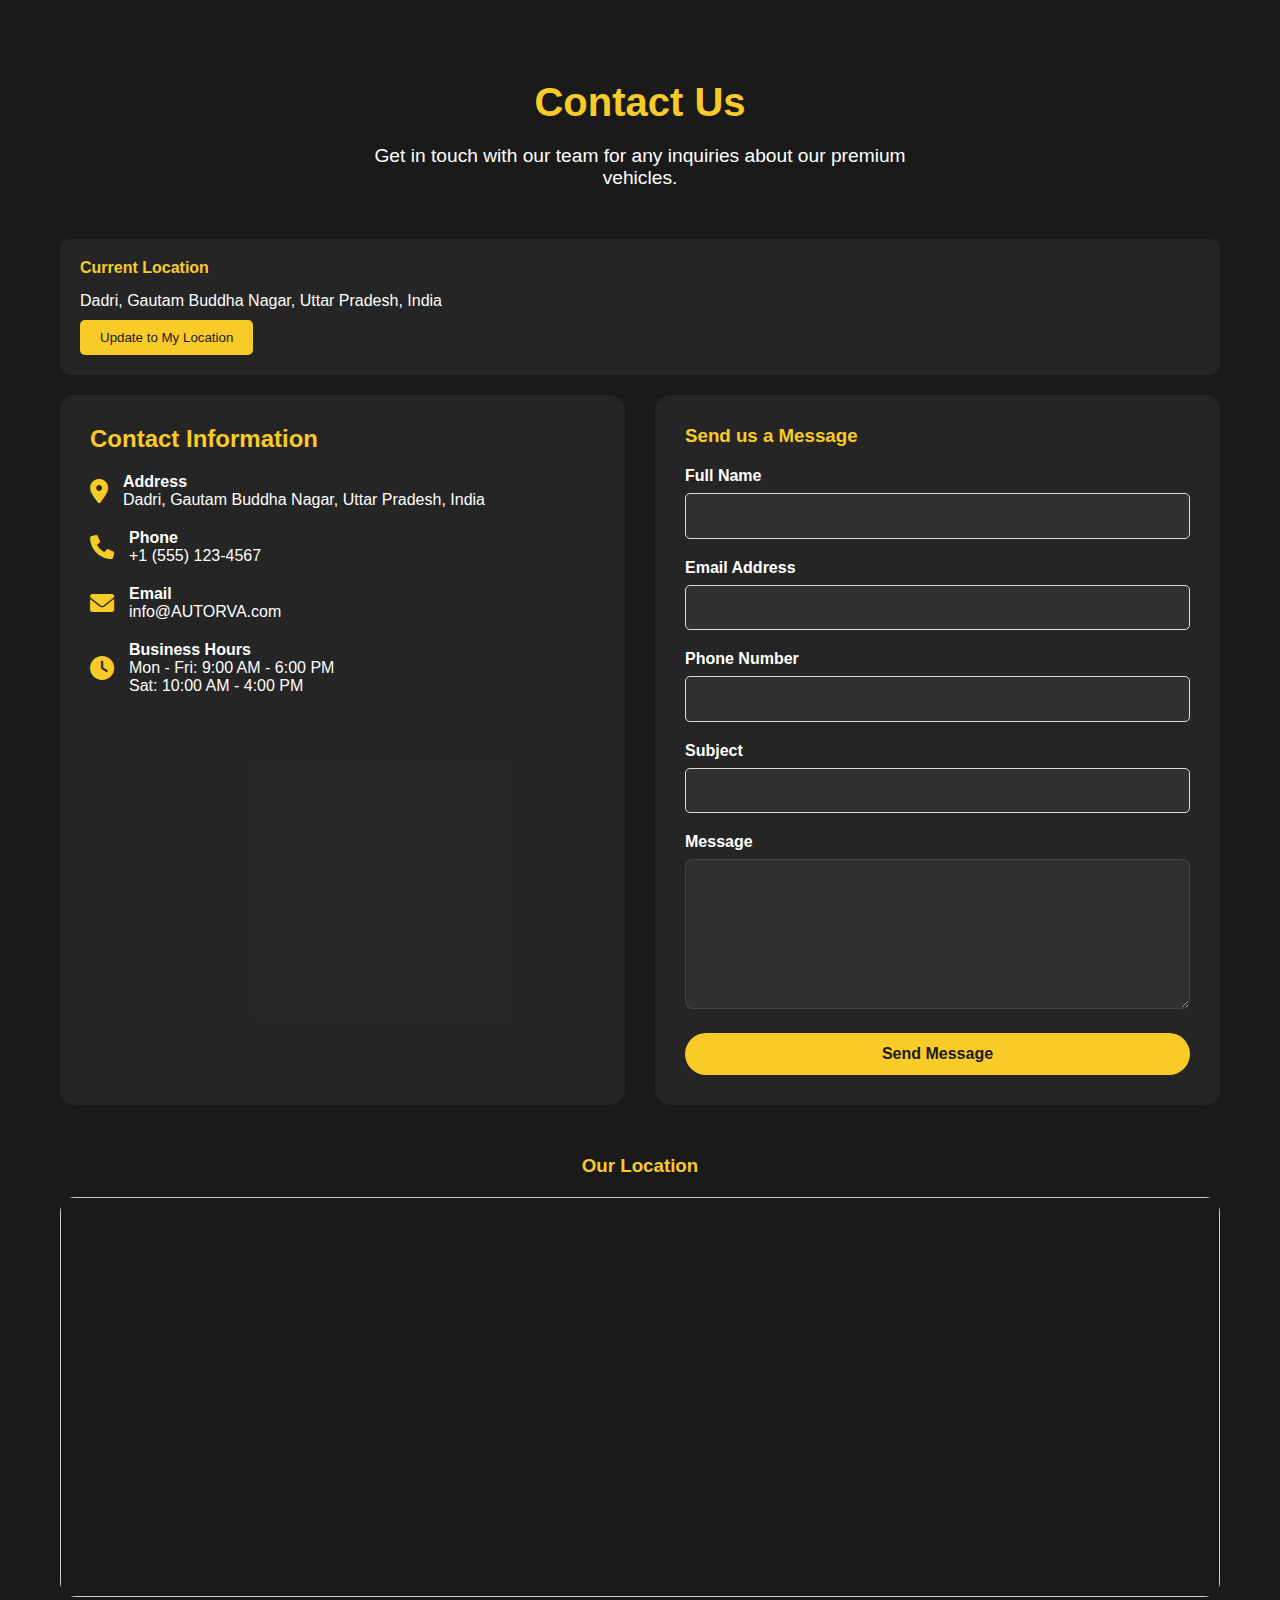
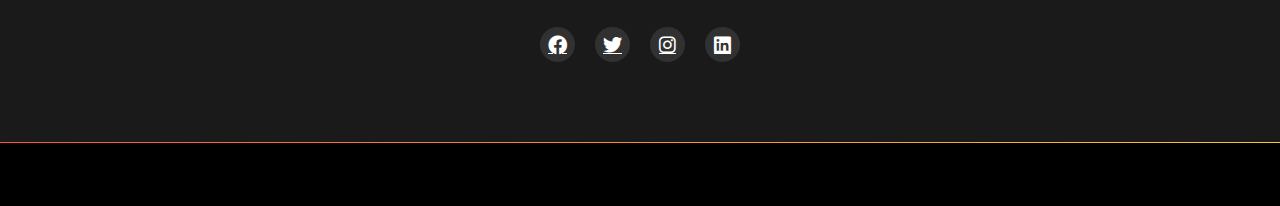
<file: contact.html>
<!DOCTYPE html>
<html lang="en">
<head>
    <meta charset="UTF-8">
    <meta name="viewport" content="width=device-width, initial-scale=1.0">
    <title>Contact Us - AUTORVA</title>
    <link rel="stylesheet" href="https://cdnjs.cloudflare.com/ajax/libs/font-awesome/6.0.0/css/all.min.css">
    <link rel="stylesheet" href="style.css">
    <script src="config.js"></script>
    <style>
        .contact-section {
            padding: 80px 0;
            background: #1a1a1a;
            min-height: 100vh;
        }

        .contact-container {
            max-width: 1200px;
            margin: 0 auto;
            padding: 0 20px;
        }

        .contact-header {
            text-align: center;
            margin-bottom: 50px;
        }

        .contact-header h2 {
            font-size: 2.5rem;
            color: #f9cb28;
            margin-bottom: 20px;
        }

        .contact-header p {
            color: #fff;
            font-size: 1.2rem;
            max-width: 600px;
            margin: 0 auto;
        }

        .contact-grid {
            display: grid;
            grid-template-columns: repeat(auto-fit, minmax(300px, 1fr));
            gap: 30px;
            margin-bottom: 50px;
        }

        .contact-info {
            background: rgba(255, 255, 255, 0.05);
            padding: 30px;
            border-radius: 15px;
        }

        .contact-info h3 {
            color: #f9cb28;
            margin-bottom: 20px;
            font-size: 1.5rem;
        }

        .info-item {
            display: flex;
            align-items: center;
            gap: 15px;
            margin-bottom: 20px;
            color: #fff;
        }

        .info-item i {
            font-size: 1.5rem;
            color: #f9cb28;
        }

        .contact-form {
            background: rgba(255, 255, 255, 0.05);
            padding: 30px;
            border-radius: 15px;
        }

        .form-group {
            margin-bottom: 20px;
        }

        .form-group label {
            display: block;
            color: #fff;
            margin-bottom: 8px;
        }

        .form-group input,
        .form-group textarea {
            width: 100%;
            padding: 12px;
            background: rgba(255, 255, 255, 0.05);
            border: 1px solid rgba(255, 255, 255, 0.1);
            border-radius: 8px;
            color: #fff;
            font-size: 1rem;
        }

        .form-group textarea {
            height: 150px;
            resize: vertical;
        }

        .submit-btn {
            background: #f9cb28;
            color: #1a1a1a;
            padding: 12px 30px;
            border: none;
            border-radius: 25px;
            font-size: 1rem;
            font-weight: bold;
            cursor: pointer;
            transition: all 0.3s ease;
        }

        .submit-btn:hover {
            background: #e6b800;
            transform: translateY(-2px);
        }

        .map-section {
            margin-top: 50px;
        }

        .map-container {
            height: 400px;
            border-radius: 15px;
            overflow: hidden;
        }

        .map-container iframe {
            width: 100%;
            height: 100%;
            border: none;
        }

        .social-links {
            display: flex;
            gap: 20px;
            margin-top: 30px;
            justify-content: center;
        }

        .social-link {
            color: #fff;
            font-size: 1.5rem;
            transition: color 0.3s ease;
        }

        .social-link:hover {
            color: #f9cb28;
        }

        @media (max-width: 768px) {
            .contact-header h2 {
                font-size: 2rem;
            }

            .contact-grid {
                grid-template-columns: 1fr;
            }

            .map-container {
                height: 300px;
            }
        }

        .location-update {
            background: rgba(255, 255, 255, 0.05);
            padding: 20px;
            border-radius: 10px;
            margin-bottom: 20px;
        }

        .location-update h4 {
            color: #f9cb28;
            margin-bottom: 15px;
        }

        .location-update p {
            color: #fff;
            margin-bottom: 10px;
        }

        .update-location-btn {
            background: #f9cb28;
            color: #1a1a1a;
            padding: 10px 20px;
            border: none;
            border-radius: 5px;
            cursor: pointer;
            transition: all 0.3s ease;
        }

        .update-location-btn:hover {
            background: #e6b800;
            transform: translateY(-2px);
        }
    </style>
</head>
<body>
    <!-- Include your header here -->
    <header class="header">
        <!-- Copy your existing header code here -->
    </header>

    <section class="contact-section">
        <div class="contact-container">
            <div class="contact-header">
                <h2>Contact Us</h2>
                <p>Get in touch with our team for any inquiries about our premium vehicles.</p>
            </div>

            <div class="location-update">
                <h4>Current Location</h4>
                <p class="location-address">Loading address...</p>
                <button class="update-location-btn" onclick="getCurrentLocation()">Update to My Location</button>
            </div>

            <div class="contact-grid">
                <div class="contact-info">
                    <h3>Contact Information</h3>
                    <div class="info-item">
                        <i class="fas fa-map-marker-alt"></i>
                        <div>
                            <h4>Address</h4>
                            <p class="location-address">Loading address...</p>
                        </div>
                    </div>
                    <div class="info-item">
                        <i class="fas fa-phone"></i>
                        <div>
                            <h4>Phone</h4>
                            <p>+1 (555) 123-4567</p>
                        </div>
                    </div>
                    <div class="info-item">
                        <i class="fas fa-envelope"></i>
                        <div>
                            <h4>Email</h4>
                            <p>info@AUTORVA.com</p>
                        </div>
                    </div>
                    <div class="info-item">
                        <i class="fas fa-clock"></i>
                        <div>
                            <h4>Business Hours</h4>
                            <p>Mon - Fri: 9:00 AM - 6:00 PM</p>
                            <p>Sat: 10:00 AM - 4:00 PM</p>
                        </div>
                    </div>
                </div>

                <div class="contact-form">
                    <h3 style="color: #f9cb28; margin-bottom: 20px;">Send us a Message</h3>
                    <form id="contactForm">
                        <div class="form-group">
                            <label for="name">Full Name</label>
                            <input type="text" id="name" name="name" required>
                        </div>
                        <div class="form-group">
                            <label for="email">Email Address</label>
                            <input type="email" id="email" name="email" required>
                        </div>
                        <div class="form-group">
                            <label for="phone">Phone Number</label>
                            <input type="tel" id="phone" name="phone">
                        </div>
                        <div class="form-group">
                            <label for="subject">Subject</label>
                            <input type="text" id="subject" name="subject" required>
                        </div>
                        <div class="form-group">
                            <label for="message">Message</label>
                            <textarea id="message" name="message" required></textarea>
                        </div>
                        <button type="submit" class="submit-btn">Send Message</button>
                    </form>
                </div>
            </div>

            <div class="map-section">
                <h3 style="color: #f9cb28; margin-bottom: 20px; text-align: center;">Our Location</h3>
                <div class="map-container location-map">
                    <iframe 
                        width="100%" 
                        height="400" 
                        frameborder="0" 
                        scrolling="no" 
                        marginheight="0" 
                        marginwidth="0" 
                        src=""
                        style="border: 1px solid #ccc">
                    </iframe>
                </div>
            </div>

            <div class="social-links">
                <a href="#" class="social-link"><i class="fab fa-facebook"></i></a>
                <a href="#" class="social-link"><i class="fab fa-twitter"></i></a>
                <a href="#" class="social-link"><i class="fab fa-instagram"></i></a>
                <a href="#" class="social-link"><i class="fab fa-linkedin"></i></a>
            </div>
        </div>
    </section>

    <!-- Include your footer here -->
    <footer class="footer">
        <!-- Copy your existing footer code here -->
    </footer>

    <script>
        // Function to get current location
        function getCurrentLocation() {
            if (navigator.geolocation) {
                navigator.geolocation.getCurrentPosition(
                    position => {
                        const lat = position.coords.latitude;
                        const lng = position.coords.longitude;
                        
                        // Get address from coordinates using reverse geocoding
                        fetch(`https://nominatim.openstreetmap.org/reverse?format=json&lat=${lat}&lon=${lng}`)
                            .then(response => response.json())
                            .then(data => {
                                const address = data.display_name;
                                updateLocation(lat, lng, address);
                            })
                            .catch(error => {
                                console.error('Error getting address:', error);
                                alert('Error getting address. Please try again.');
                            });
                    },
                    error => {
                        console.error('Error getting location:', error);
                        alert('Error getting location. Please make sure location services are enabled.');
                    }
                );
            } else {
                alert('Geolocation is not supported by your browser.');
            }
        }

        // Initialize location on page load
        document.addEventListener('DOMContentLoaded', () => {
            updateLocationElements();
        });

        document.addEventListener('DOMContentLoaded', function() {
            const contactForm = document.getElementById('contactForm');

            contactForm.addEventListener('submit', function(e) {
                e.preventDefault();
                
                // Get form data
                const formData = new FormData(this);
                const data = Object.fromEntries(formData);

                // Here you would typically send the data to your server
                console.log('Form submitted:', data);

                // Show success message
                alert('Thank you for your message! We will get back to you soon.');
                this.reset();
            });
        });
    </script>
</body>
</html>
</file>
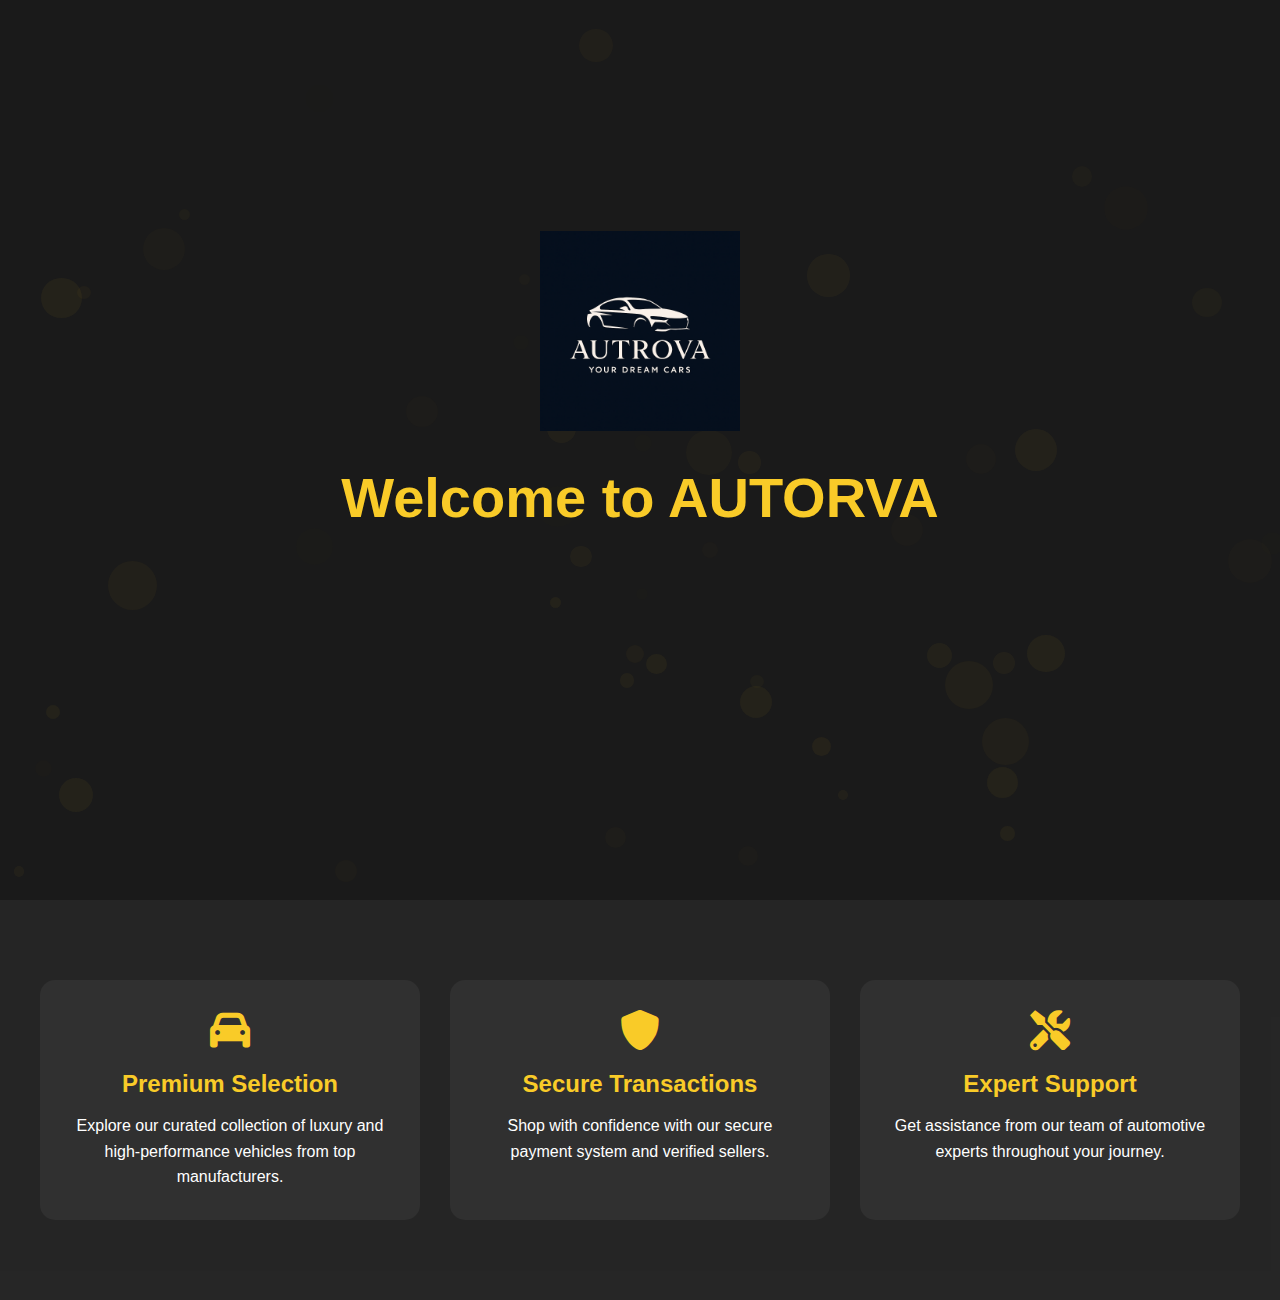
<file: landing.html>
<!DOCTYPE html>
<head>
    <meta charset="UTF-8">
    <meta name="viewport" content="width=device-width, initial-scale=1.0">
    <title>Welcome to AUTORVA - Premium Car Marketplace</title>
    <link rel="stylesheet" href="https://cdnjs.cloudflare.com/ajax/libs/font-awesome/6.0.0/css/all.min.css">
    <style>
        * {
            margin: 0;
            padding: 0;
            box-sizing: border-box;
            font-family: 'Arial', sans-serif;
        }

        body {
            background: #1a1a1a;
            color: #fff;
            overflow-x: hidden;
        }

        .landing-container {
            min-height: 100vh;
            display: flex; 
            flex-direction: column;
        }

        .hero-section {
            height: 100vh;
            display: flex;
            align-items: center;
            justify-content: center;
            position: relative;
            overflow: hidden;
        }

        .hero-content {
            text-align: center;
            z-index: 2;
            padding: 20px;
            max-width: 800px;
        }

        .logo {
            width: 200px;
            margin-bottom: 30px;
            animation: fadeInDown 1s ease;
        }

        .hero-title {
            font-size: 3.5rem;
            margin-bottom: 20px;
            color: #f9cb28;
            animation: fadeInUp 1s ease;
        }

        .hero-subtitle {
            font-size: 1.5rem;
            margin-bottom: 40px;
            color: #fff;
            animation: fadeInUp 1s ease 0.3s;
            opacity: 0;
            animation-fill-mode: forwards;
        }

        .enter-btn {
            display: inline-block;
            padding: 15px 40px;
            background: #f9cb28;
            color: #1a1a1a;
            text-decoration: none;
            border-radius: 30px;
            font-size: 1.2rem;
            font-weight: bold;
            transition: transform 0.3s ease, box-shadow 0.3s ease;
            animation: fadeInUp 1s ease 0.6s;
            opacity: 0;
            animation-fill-mode: forwards;
        }

        .enter-btn:hover {
            transform: translateY(-5px);
            box-shadow: 0 10px 20px rgba(249, 203, 40, 0.3);
        }

        .features-section {
            padding: 80px 20px;
            background: rgba(255, 255, 255, 0.05);
        }

        .features-grid {
            display: grid;
            grid-template-columns: repeat(auto-fit, minmax(250px, 1fr));
            gap: 30px;
            max-width: 1200px;
            margin: 0 auto;
        }

        .feature-card {
            background: rgba(255, 255, 255, 0.05);
            padding: 30px;
            border-radius: 15px;
            text-align: center;
            transition: transform 0.3s ease;
        }

        .feature-card:hover {
            transform: translateY(-10px);
        }

        .feature-icon {
            font-size: 2.5rem;
            color: #f9cb28;
            margin-bottom: 20px;
        }

        .feature-title {
            font-size: 1.5rem;
            margin-bottom: 15px;
            color: #f9cb28;
        }

        .feature-description {
            color: #fff;
            line-height: 1.6;
        }

        .background-animation {
            position: absolute;
            top: 0;
            left: 0;
            width: 100%;
            height: 100%;
            z-index: 1;
        }

        .particle {
            position: absolute;
            background: rgba(249, 203, 40, 0.1);
            border-radius: 50%;
            pointer-events: none;
        }

        @keyframes fadeInDown {
            from {
                opacity: 0;
                transform: translateY(-30px);
            }
            to {
                opacity: 1;
                transform: translateY(0);
            }
        }

        @keyframes fadeInUp {
            from {
                opacity: 0;
                transform: translateY(30px);
            }
            to {
                opacity: 1;
                transform: translateY(0);
            }
        }

        @media (max-width: 768px) {
            .hero-title {
                font-size: 2.5rem;
            }

            .hero-subtitle {
                font-size: 1.2rem;
            }

            .logo {
                width: 150px;
            }
        }
    </style>
</head>
<body>
    <div class="landing-container">
        <section class="hero-section">
            <div class="background-animation" id="particles"></div>
            <div class="hero-content">
                <img src="AUTORVA 2.png" alt="AUTORVA Logo" class="logo">
                <h1 class="hero-title">Welcome to AUTORVA</h1>
                <p class="hero-subtitle">Your Premium Destination for Luxury and High-Performance Vehicles</p>
                <a href="index.html" class="enter-btn">Enter Website</a>
            </div>
        </section>

        <section class="features-section">
            <div class="features-grid">
                <div class="feature-card">
                    <i class="fas fa-car feature-icon"></i>
                    <h3 class="feature-title">Premium Selection</h3>
                    <p class="feature-description">Explore our curated collection of luxury and high-performance vehicles from top manufacturers.</p>
                </div>
                <div class="feature-card">
                    <i class="fas fa-shield-alt feature-icon"></i>
                    <h3 class="feature-title">Secure Transactions</h3>
                    <p class="feature-description">Shop with confidence with our secure payment system and verified sellers.</p>
                </div>
                <div class="feature-card">
                    <i class="fas fa-tools feature-icon"></i>
                    <h3 class="feature-title">Expert Support</h3>
                    <p class="feature-description">Get assistance from our team of automotive experts throughout your journey.</p>
                </div>
            </div>
        </section>
    </div>

    <script>
        // Particle animation
        function createParticles() {
            const container = document.getElementById('particles');
            const particleCount = 50;

            for (let i = 0; i < particleCount; i++) {
                const particle = document.createElement('div');
                particle.className = 'particle';
                
                // Random size between 10 and 50 pixels
                const size = Math.random() * 40 + 10;
                particle.style.width = `${size}px`;
                particle.style.height = `${size}px`;
                
                // Random position
                particle.style.left = `${Math.random() * 100}%`;
                particle.style.top = `${Math.random() * 100}%`;
                
                // Random opacity
                particle.style.opacity = Math.random() * 0.5;
                
                // Random animation duration
                const duration = Math.random() * 20 + 10;
                particle.style.animation = `float ${duration}s infinite ease-in-out`;
                
                container.appendChild(particle);
            }
        }

        // Initialize particles when the page loads
        window.addEventListener('load', createParticles);

        // Add floating animation
        const style = document.createElement('style');
        style.textContent = `
            @keyframes float {
                0%, 100% {
                    transform: translateY(0) translateX(0);
                }
                25% {
                    transform: translateY(-20px) translateX(10px);
                }
                50% {
                    transform: translateY(0) translateX(20px);
                }
                75% {
                    transform: translateY(20px) translateX(10px);
                }
            }
        `;
        document.head.appendChild(style);
    </script>
</body>
</html>
</file>
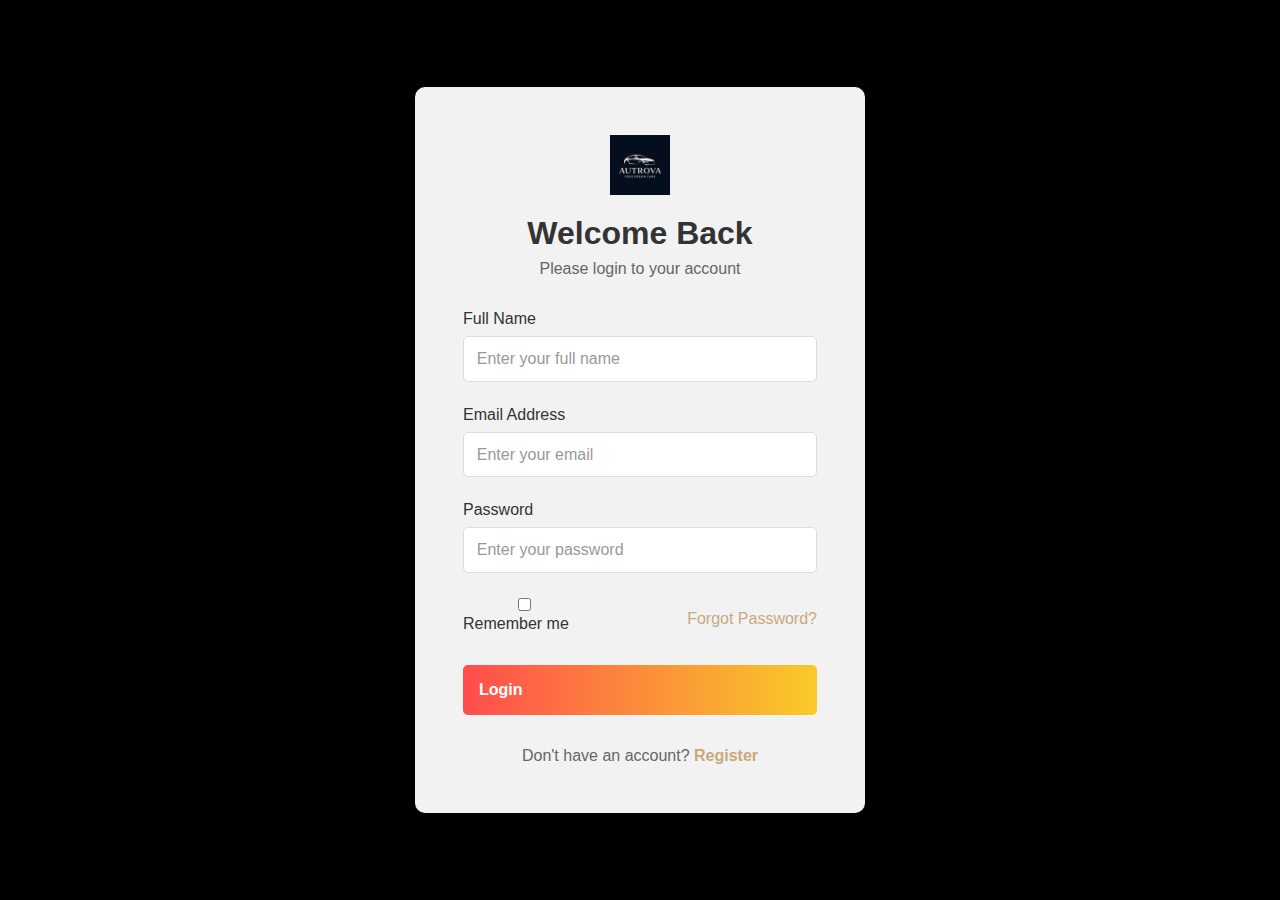
<file: login.html>
<!DOCTYPE html>
<html lang="en">
<head>
    <meta charset="UTF-8">
    <meta name="viewport" content="width=device-width, initial-scale=1.0">
    <title>AutoWorld - Login</title>
    <link rel="stylesheet" href="style.css">
    <link rel="stylesheet" href="https://cdnjs.cloudflare.com/ajax/libs/font-awesome/6.0.0/css/all.min.css">
    <style>
        .login-page {
            min-height: 100vh;
            display: flex;
            align-items: center;
            justify-content: center;
            background: linear-gradient(rgba(0, 0, 0, 0.7), rgba(0, 0, 0, 0.7)),
                        url('https://images.unsplash.com/photo-1492144534655-ae79c964c9d7?ixlib=rb-1.2.1&auto=format&fit=crop&w=1920&q=80');
            background-size: cover;
            background-position: center;
            padding: 2rem;
        }

        .login-container {
            background: rgba(255, 255, 255, 0.95);
            padding: 3rem;
            border-radius: 10px;
            box-shadow: 0 0 20px rgba(0, 0, 0, 0.2);
            width: 100%;
            max-width: 450px;
            position: relative;
        }

        .login-header {
            text-align: center;
            margin-bottom: 2rem;
        }

        .login-header img {
            height: 60px;
            margin-bottom: 1rem;
        }

        .login-header h1 {
            color: #333;
            font-size: 2rem;
            margin-bottom: 0.5rem;
        }

        .login-header p {
            color: #666;
        }

        .login-form .form-group {
            margin-bottom: 1.5rem;
        }

        .login-form label {
            display: block;
            margin-bottom: 0.5rem;
            color: #333;
            font-weight: 500;
        }

        .login-form input {
            width: 100%;
            padding: 0.8rem;
            border: 1px solid #ddd;
            border-radius: 5px;
            font-size: 1rem;
            transition: border-color 0.3s ease;
        }

        .login-form input:focus {
            border-color: #c8a97e;
            outline: none;
        }

        .form-options {
            display: flex;
            justify-content: space-between;
            align-items: center;
            margin-bottom: 1.5rem;
        }

        .remember-me {
            display: flex;
            align-items: center;
            gap: 0.5rem;
        }

        .forgot-password {
            color: #c8a97e;
            text-decoration: none;
            transition: color 0.3s ease;
        }

        .forgot-password:hover {
            color: #a88a5f;
        }

        .login-btn {
            width: 100%;
            padding: 1rem;
            background: linear-gradient(90deg, #ff4d4d, #f9cb28);
            color: #fff;
            border: none;
            border-radius: 5px;
            font-size: 1rem;
            font-weight: 600;
            cursor: pointer;
            transition: transform 0.3s ease;
        }

        .login-btn:hover {
            transform: translateY(-2px);
        }

        .login-footer {
            text-align: center;
            margin-top: 2rem;
            color: #666;
        }

        .login-footer a {
            color: #c8a97e;
            text-decoration: none;
            font-weight: 600;
            transition: color 0.3s ease;
        }

        .login-footer a:hover {
            color: #a88a5f;
        }

        .social-login {
            margin-top: 2rem;
            text-align: center;
        }

        .social-login p {
            color: #666;
            margin-bottom: 1rem;
            position: relative;
        }

        .social-login p::before,
        .social-login p::after {
            content: '';
            position: absolute;
            top: 50%;
            width: 30%;
            height: 1px;
            background: #ddd;
        }

        .social-login p::before {
            left: 0;
        }

        .social-login p::after {
            right: 0;
        }

        .social-buttons {
            display: flex;
            gap: 1rem;
            justify-content: center;
        }

        .social-btn {
            padding: 0.8rem 1.5rem;
            border: 1px solid #ddd;
            border-radius: 5px;
            background: #fff;
            cursor: pointer;
            transition: all 0.3s ease;
            display: flex;
            align-items: center;
            gap: 0.5rem;
        }

        .social-btn:hover {
            background: #f5f5f5;
            transform: translateY(-2px);
        }

        .social-btn i {
            font-size: 1.2rem;
        }

        .google-btn i {
            color: #DB4437;
        }

        .facebook-btn i {
            color: #4267B2;
        }

        @media (max-width: 480px) {
            .login-container {
                padding: 2rem;
            }

            .social-buttons {
                flex-direction: column;
            }

            .social-btn {
                width: 100%;
            }
        }
    </style>
</head>
<body>
    <div class="login-page">
        <div class="login-container">
            <div class="login-header">
                <a href="index.html">
                    <img src="AUTORVA 2.png" alt="AutoWorld Logo">
                </a>
                <h1>Welcome Back</h1>
                <p>Please login to your account</p>
            </div>
            <form class="login-form" id="loginForm">
                <div class="form-group">
                    <label for="name">Full Name</label>
                    <input type="text" id="name" required placeholder="Enter your full name">
                </div>
                <div class="form-group">
                    <label for="email">Email Address</label>
                    <input type="email" id="email" required placeholder="Enter your email">
                </div>
                <div class="form-group">
                    <label for="password">Password</label>
                    <input type="password" id="password" required placeholder="Enter your password">
                </div>
                <div class="form-options">
                    <label class="remember-me">
                        <input type="checkbox" id="remember">
                        <span>Remember me</span>
                    </label>
                    <a href="#" class="forgot-password">Forgot Password?</a>
                </div>
                <button type="submit" class="login-btn">Login</button>
            </form>
            
            <div class="login-footer">
                <p>Don't have an account? <a href="signup.html">Register</a></p>
            </div>
        </div>
    </div>

    <script>
        document.getElementById('loginForm').addEventListener('submit', function(e) {
            e.preventDefault();
            const email = document.getElementById('email').value;
            const password = document.getElementById('password').value;
            
            // Get stored user data
            const storedUserData = JSON.parse(localStorage.getItem('userData'));
            
            // Check if user exists and password matches
            if (storedUserData && storedUserData.email === email && storedUserData.password === password) {
                // Update login status
                storedUserData.isLoggedIn = true;
                localStorage.setItem('userData', JSON.stringify(storedUserData));
                
                // Redirect to home page
                window.location.href = 'index.html';
            } else {
                alert('Invalid email or password. Please try again.');
            }
        });

        // Social login buttons
        document.querySelector('.google-btn').addEventListener('click', function() {
            // Implement Google login
            console.log('Google login clicked');
        });

        document.querySelector('.facebook-btn').addEventListener('click', function() {
            // Implement Facebook login
            console.log('Facebook login clicked');
        });
    </script>
</body>
</html>
</file>
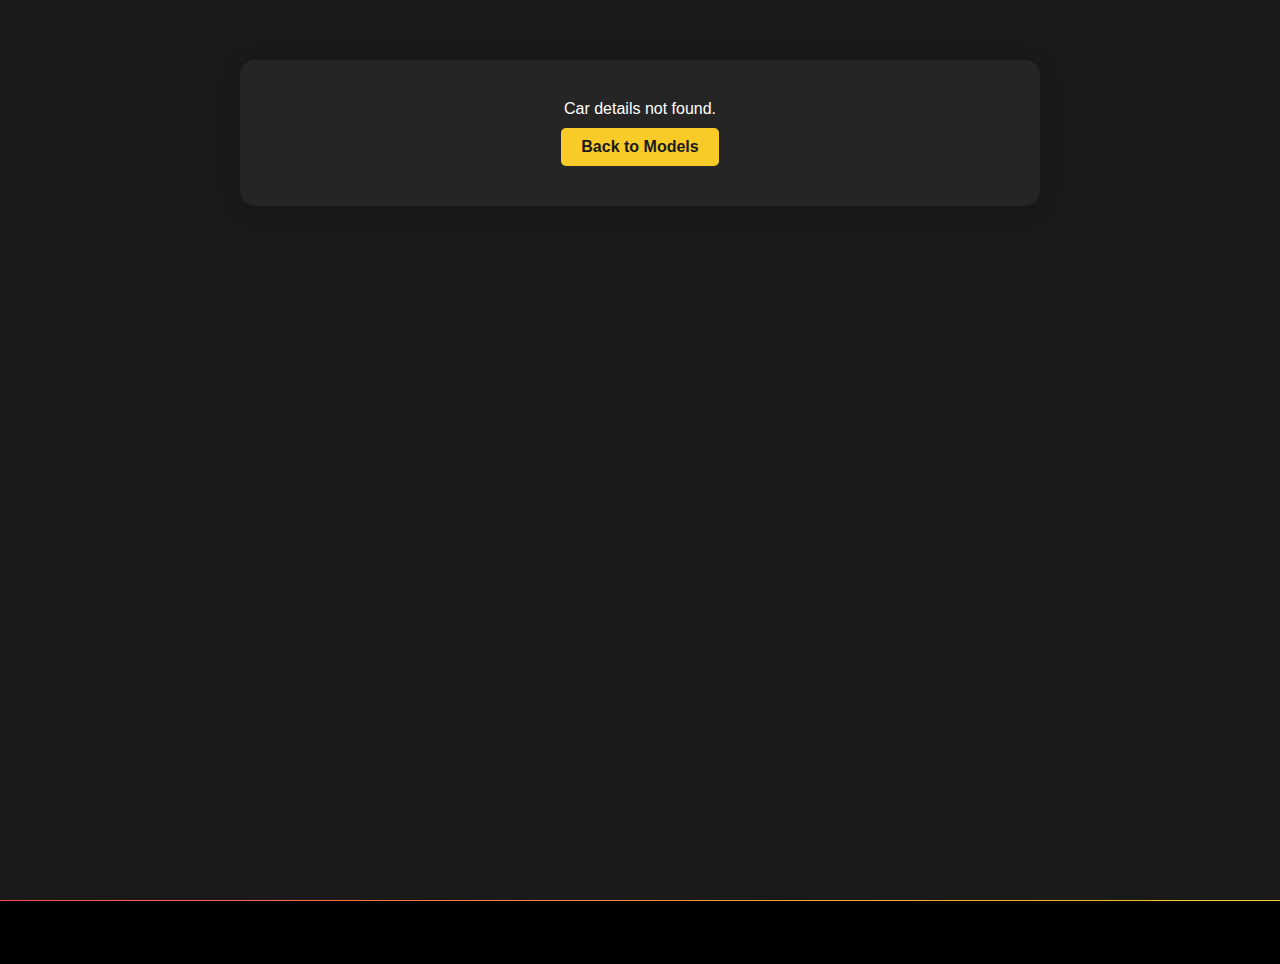
<file: model-detail.html>
<!DOCTYPE html>
<html lang="en">
<head>
    <meta charset="UTF-8">
    <meta name="viewport" content="width=device-width, initial-scale=1.0">
    <title>Car Model Details - AUTORVA</title>
    <link rel="stylesheet" href="style.css">
    <style>
        .detail-section {
            padding: 60px 0;
            background: #1a1a1a;
            min-height: 100vh;
        }
        .detail-container {
            max-width: 800px;
            margin: 0 auto;
            background: rgba(255,255,255,0.05);
            border-radius: 15px;
            overflow: hidden;
            color: #fff;
            box-shadow: 0 4px 24px rgba(0,0,0,0.2);
        }
        .detail-image {
            width: 100%;
            height: 350px;
            overflow: hidden;
        }
        .detail-image img {
            width: 100%;
            height: 100%;
            object-fit: cover;
        }
        .detail-info {
            padding: 30px;
        }
        .detail-info h2 {
            color: #f9cb28;
            font-size: 2rem;
            margin-bottom: 15px;
        }
        .detail-specs {
            display: flex;
            flex-wrap: wrap;
            gap: 20px;
            margin-bottom: 20px;
        }
        .spec-block {
            flex: 1 1 40%;
            background: rgba(255,255,255,0.07);
            border-radius: 8px;
            padding: 15px;
            margin-bottom: 10px;
        }
        .detail-price {
            color: #f9cb28;
            font-size: 1.5rem;
            font-weight: bold;
            margin-bottom: 20px;
        }
        .back-btn {
            display: inline-block;
            padding: 10px 20px;
            background: #f9cb28;
            color: #1a1a1a;
            border: none;
            border-radius: 5px;
            font-weight: bold;
            text-decoration: none;
            margin-top: 10px;
        }
        .back-btn:hover {
            background: #e6b800;
        }
    </style>
</head>
<body>
    <header class="header">
        <!-- Optionally add your site header here -->
    </header>
    <section class="detail-section">
        <div class="detail-container" id="carDetail">
            <!-- Car details will be injected here -->
        </div>
    </section>
    <footer class="footer">
        <!-- Optionally add your site footer here -->
    </footer>
    <script>
        // Car data
        const carData = {
            "bmw-m5": {
                name: "BMW M5 Competition",
                image: "https://imgd.aeplcdn.com/1920x1080/n/cw/ec/192747/m5-exterior-right-front-three-quarter-2.jpeg",
                specs: [
                    { label: "Horsepower", value: "617 HP" },
                    { label: "Torque", value: "750 Nm" },
                    { label: "0-100 km/h", value: "3.1s" },
                    { label: "Fuel Economy", value: "8.9 L/100km" }
                ],
                price: "$120,000",
                description: "The BMW M5 Competition is a high-performance sports sedan that combines luxury with exhilarating power. Featuring a 4.4L V8 engine, advanced M xDrive all-wheel drive, and a refined interior, it's the ultimate driving machine for enthusiasts."
            },
            "mercedes-s-class": {
                name: "Mercedes-Benz S-Class",
                image: "https://images.unsplash.com/photo-1618843479313-40f8afb4b4d8",
                specs: [
                    { label: "Horsepower", value: "429 HP" },
                    { label: "Torque", value: "520 Nm" },
                    { label: "0-100 km/h", value: "4.9s" },
                    { label: "Fuel Economy", value: "7.8 L/100km" }
                ],
                price: "$110,000",
                description: "The Mercedes-Benz S-Class is the epitome of luxury and innovation. With cutting-edge technology, supreme comfort, and a powerful engine, the S-Class sets the standard for premium sedans worldwide."
            },
            "audi-rs7": {
                name: "Audi RS7 Sportback",
                image: "https://imgd.aeplcdn.com/1920x1080/n/cw/ec/48342/rs7-sportback-exterior-right-front-three-quarter-3.jpeg?q=80&q=80",
                specs: [
                    { label: "Horsepower", value: "600 HP" },
                    { label: "Torque", value: "800 Nm" },
                    { label: "0-100 km/h", value: "3.6s" },
                    { label: "Fuel Economy", value: "9.2 L/100km" }
                ],
                price: "$125,000",
                description: "The Audi RS7 Sportback is a blend of performance and practicality. Its aggressive styling, twin-turbo V8, and quattro all-wheel drive make it a true powerhouse, while the spacious interior ensures everyday usability."
            }
        };

        // Get car from query string
        function getCarId() {
            const params = new URLSearchParams(window.location.search);
            return params.get('car');
        }

        function renderCarDetail(carId) {
            const car = carData[carId];
            const container = document.getElementById('carDetail');
            if (!car) {
                container.innerHTML = `<div style='padding:40px;text-align:center;'>Car details not found.<br><a href='models.html' class='back-btn'>Back to Models</a></div>`;
                return;
            }
            container.innerHTML = `
                <div class="detail-image">
                    <img src="${car.image}" alt="${car.name}">
                </div>
                <div class="detail-info">
                    <h2>${car.name}</h2>
                    <div class="detail-specs">
                        ${car.specs.map(spec => `<div class='spec-block'><strong>${spec.label}:</strong> ${spec.value}</div>`).join('')}
                    </div>
                    <div class="detail-price">${car.price}</div>
                    <p>${car.description}</p>
                    <a href="models.html" class="back-btn">Back to Models</a>
                </div>
            `;
        }

        document.addEventListener('DOMContentLoaded', function() {
            const carId = getCarId();
            renderCarDetail(carId);
        });
    </script>
</body>
</html>
</file>
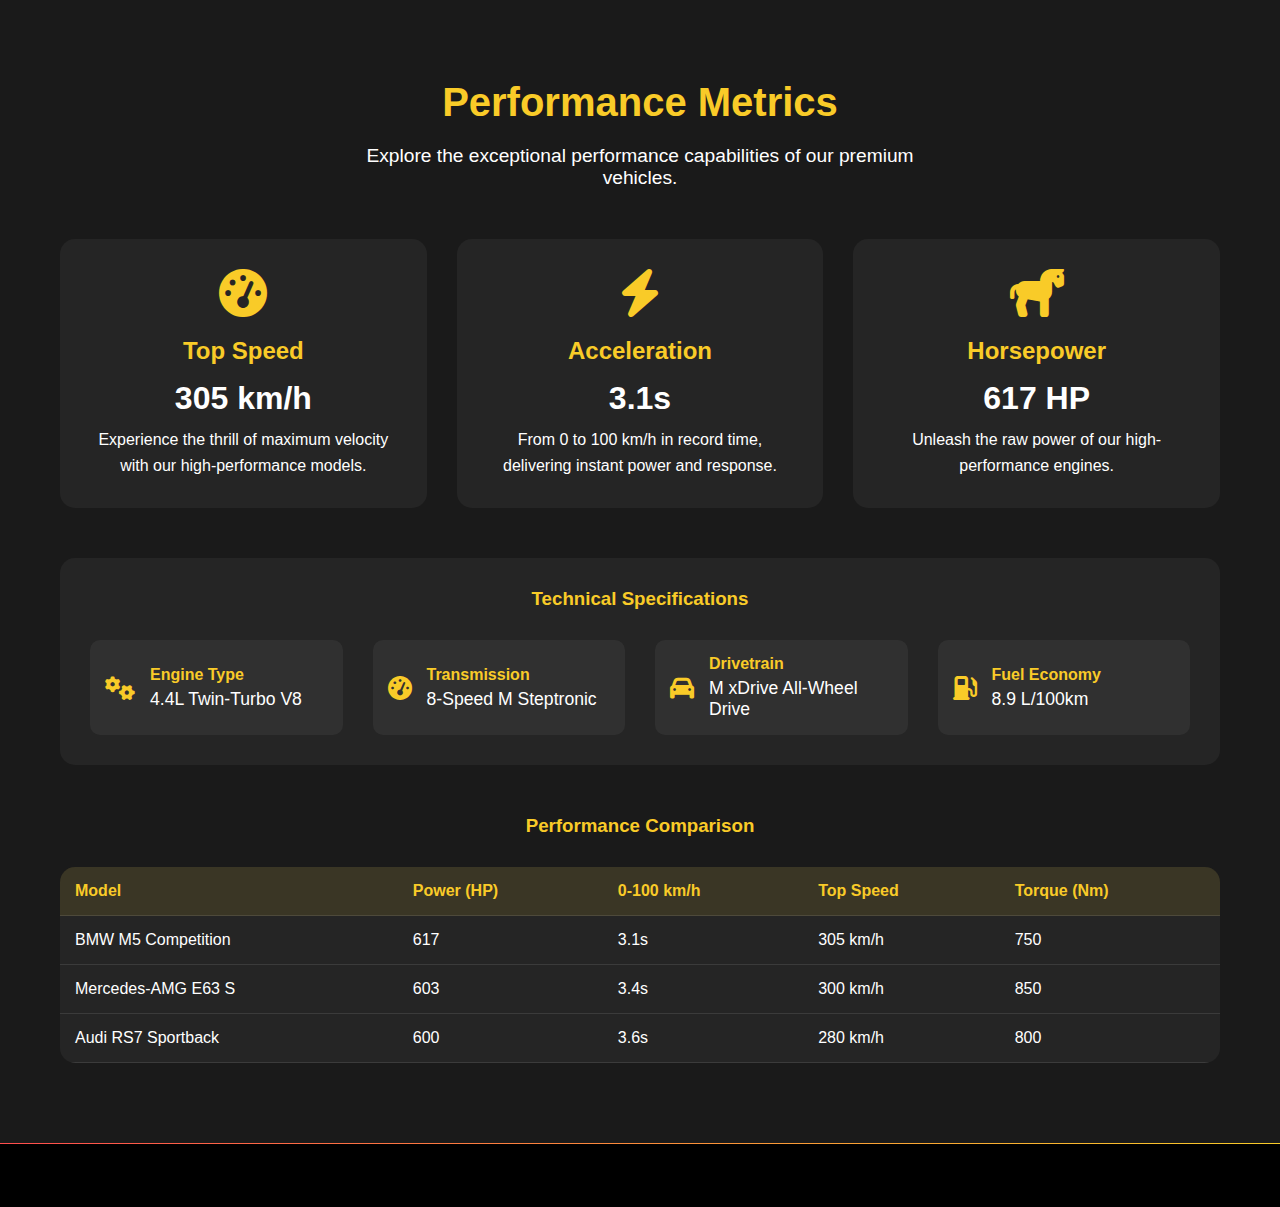
<file: performance.html>
<!DOCTYPE html>
<html lang="en">
<head>
    <meta charset="UTF-8">
    <meta name="viewport" content="width=device-width, initial-scale=1.0">
    <title>Performance - AUTORVA</title>
    <link rel="stylesheet" href="https://cdnjs.cloudflare.com/ajax/libs/font-awesome/6.0.0/css/all.min.css">
    <link rel="stylesheet" href="style.css">
    <style>
        .performance-section {
            padding: 80px 0;
            background: #1a1a1a;
            min-height: 100vh;
        }

        .performance-container {
            max-width: 1200px;
            margin: 0 auto;
            padding: 0 20px;
        }

        .performance-header {
            text-align: center;
            margin-bottom: 50px;
        }

        .performance-header h2 {
            font-size: 2.5rem;
            color: #f9cb28;
            margin-bottom: 20px;
        }

        .performance-header p {
            color: #fff;
            font-size: 1.2rem;
            max-width: 600px;
            margin: 0 auto;
        }

        .performance-grid {
            display: grid;
            grid-template-columns: repeat(auto-fit, minmax(300px, 1fr));
            gap: 30px;
            margin-bottom: 50px;
        }

        .performance-card {
            background: rgba(255, 255, 255, 0.05);
            border-radius: 15px;
            padding: 30px;
            text-align: center;
            transition: transform 0.3s ease;
        }

        .performance-card:hover {
            transform: translateY(-10px);
        }

        .performance-icon {
            font-size: 3rem;
            color: #f9cb28;
            margin-bottom: 20px;
        }

        .performance-title {
            color: #f9cb28;
            font-size: 1.5rem;
            margin-bottom: 15px;
        }

        .performance-value {
            color: #fff;
            font-size: 2rem;
            font-weight: bold;
            margin-bottom: 10px;
        }

        .performance-description {
            color: #fff;
            font-size: 1rem;
            line-height: 1.6;
        }

        .specs-section {
            background: rgba(255, 255, 255, 0.05);
            border-radius: 15px;
            padding: 30px;
            margin-top: 50px;
        }

        .specs-grid {
            display: grid;
            grid-template-columns: repeat(auto-fit, minmax(250px, 1fr));
            gap: 30px;
        }

        .spec-item {
            display: flex;
            align-items: center;
            gap: 15px;
            padding: 15px;
            background: rgba(255, 255, 255, 0.05);
            border-radius: 10px;
        }

        .spec-icon {
            font-size: 1.5rem;
            color: #f9cb28;
        }

        .spec-info h4 {
            color: #f9cb28;
            margin-bottom: 5px;
        }

        .spec-info p {
            color: #fff;
            font-size: 1.1rem;
        }

        .comparison-section {
            margin-top: 50px;
        }

        .comparison-table {
            width: 100%;
            border-collapse: collapse;
            margin-top: 30px;
            background: rgba(255, 255, 255, 0.05);
            border-radius: 15px;
            overflow: hidden;
        }

        .comparison-table th,
        .comparison-table td {
            padding: 15px;
            text-align: left;
            border-bottom: 1px solid rgba(255, 255, 255, 0.1);
        }

        .comparison-table th {
            background: rgba(249, 203, 40, 0.1);
            color: #f9cb28;
        }

        .comparison-table td {
            color: #fff;
        }

        .comparison-table tr:hover {
            background: rgba(255, 255, 255, 0.05);
        }

        @media (max-width: 768px) {
            .performance-header h2 {
                font-size: 2rem;
            }

            .performance-grid {
                grid-template-columns: 1fr;
            }

            .specs-grid {
                grid-template-columns: 1fr;
            }

            .comparison-table {
                display: block;
                overflow-x: auto;
            }
        }
    </style>
</head>
<body>
    <!-- Include your header here -->
    <header class="header">
        <!-- Copy your existing header code here -->
    </header>

    <section class="performance-section">
        <div class="performance-container">
            <div class="performance-header">
                <h2>Performance Metrics</h2>
                <p>Explore the exceptional performance capabilities of our premium vehicles.</p>
            </div>

            <div class="performance-grid">
                <div class="performance-card">
                    <i class="fas fa-tachometer-alt performance-icon"></i>
                    <h3 class="performance-title">Top Speed</h3>
                    <div class="performance-value">305 km/h</div>
                    <p class="performance-description">Experience the thrill of maximum velocity with our high-performance models.</p>
                </div>

                <div class="performance-card">
                    <i class="fas fa-bolt performance-icon"></i>
                    <h3 class="performance-title">Acceleration</h3>
                    <div class="performance-value">3.1s</div>
                    <p class="performance-description">From 0 to 100 km/h in record time, delivering instant power and response.</p>
                </div>

                <div class="performance-card">
                    <i class="fas fa-horse performance-icon"></i>
                    <h3 class="performance-title">Horsepower</h3>
                    <div class="performance-value">617 HP</div>
                    <p class="performance-description">Unleash the raw power of our high-performance engines.</p>
                </div>
            </div>

            <div class="specs-section">
                <h3 style="color: #f9cb28; margin-bottom: 30px; text-align: center;">Technical Specifications</h3>
                <div class="specs-grid">
                    <div class="spec-item">
                        <i class="fas fa-cogs spec-icon"></i>
                        <div class="spec-info">
                            <h4>Engine Type</h4>
                            <p>4.4L Twin-Turbo V8</p>
                        </div>
                    </div>
                    <div class="spec-item">
                        <i class="fas fa-tachometer-alt spec-icon"></i>
                        <div class="spec-info">
                            <h4>Transmission</h4>
                            <p>8-Speed M Steptronic</p>
                        </div>
                    </div>
                    <div class="spec-item">
                        <i class="fas fa-car spec-icon"></i>
                        <div class="spec-info">
                            <h4>Drivetrain</h4>
                            <p>M xDrive All-Wheel Drive</p>
                        </div>
                    </div>
                    <div class="spec-item">
                        <i class="fas fa-gas-pump spec-icon"></i>
                        <div class="spec-info">
                            <h4>Fuel Economy</h4>
                            <p>8.9 L/100km</p>
                        </div>
                    </div>
                </div>
            </div>

            <div class="comparison-section">
                <h3 style="color: #f9cb28; margin-bottom: 30px; text-align: center;">Performance Comparison</h3>
                <div class="comparison-table-container">
                    <table class="comparison-table">
                        <thead>
                            <tr>
                                <th>Model</th>
                                <th>Power (HP)</th>
                                <th>0-100 km/h</th>
                                <th>Top Speed</th>
                                <th>Torque (Nm)</th>
                            </tr>
                        </thead>
                        <tbody>
                            <tr>
                                <td>BMW M5 Competition</td>
                                <td>617</td>
                                <td>3.1s</td>
                                <td>305 km/h</td>
                                <td>750</td>
                            </tr>
                            <tr>
                                <td>Mercedes-AMG E63 S</td>
                                <td>603</td>
                                <td>3.4s</td>
                                <td>300 km/h</td>
                                <td>850</td>
                            </tr>
                            <tr>
                                <td>Audi RS7 Sportback</td>
                                <td>600</td>
                                <td>3.6s</td>
                                <td>280 km/h</td>
                                <td>800</td>
                            </tr>
                        </tbody>
                    </table>
                </div>
            </div>
        </div>
    </section>

    <!-- Include your footer here -->
    <footer class="footer">
        <!-- Copy your existing footer code here -->
    </footer>

    <script>
        // Add your JavaScript code here
        document.addEventListener('DOMContentLoaded', function() {
            // Add any interactive features here
        });
    </script>
</body>
</html>
</file>
<file: style.css>
* {
    margin: 0;
    padding: 0;
    box-sizing: border-box;
    font-family: 'Arial', sans-serif;
}

body {
    background-color: #000;
    color: #fff;
}

/* Header Styles */
.header {
    position: fixed;
    top: 0;
    left: 0;
    width: 100%;
    z-index: 1000;
    background: rgba(0, 0, 0, 0.8);
    -webkit-backdrop-filter: blur(10px);
    backdrop-filter: blur(10px);
    transition: all 0.3s ease;
}

.header.scrolled {
    background: rgba(0, 0, 0, 0.95);
    box-shadow: 0 2px 20px rgba(0, 0, 0, 0.3);
}

.header-container {
    max-width: 1400px;
    margin: 0 auto;
    padding: 0.5rem 2rem;
    display: flex;
    justify-content: space-between;
    align-items: center;
    height: 70px;
}

.logo {
    position: relative;
    display: flex;
    align-items: center;
    height: 100%;
    z-index: 1001;
}

.logo img {
    height: 60px;
    width: auto;
    transition: transform 0.3s ease;
    padding: 5px;
    border-radius: 5px;
    object-fit: contain;
}

.logo::after {
    content: '';
    position: absolute;
    bottom: -2px;
    left: 0;
    width: 0;
    height: 2px;
    background: linear-gradient(90deg, #ff4d4d, #f9cb28);
    transition: width 0.3s ease;
}

.logo:hover::after {
    width: 100%;
}

.logo img:hover {
    transform: scale(1.05);
}

.nav-menu {
    display: flex;
    align-items: center;
}

.nav-list {
    display: flex;
    list-style: none;
    gap: 2rem;
    margin: 0;
    padding: 0;
}

.nav-link {
    color: #fff;
    text-decoration: none;
    font-size: 1rem;
    font-weight: 500;
    text-transform: uppercase;
    letter-spacing: 1px;
    position: relative;
    padding: 0.5rem 0;
    transition: color 0.3s ease;
}

.nav-link::after {
    content: '';
    position: absolute;
    bottom: 0;
    left: 0;
    width: 0;
    height: 2px;
    background: linear-gradient(90deg, #ff4d4d, #f9cb28);
    transition: width 0.3s ease;
}

.nav-link:hover {
    color: #f9cb28;
}

.nav-link:hover::after {
    width: 100%;
}

.nav-buttons {
    display: flex;
    gap: 1rem;
    align-items: center;
    z-index: 1001;
}

.search-btn, .menu-btn {
    background: none;
    border: none;
    color: #fff;
    cursor: pointer;
    padding: 0.5rem;
    transition: all 0.3s ease;
}

.search-btn:hover {
    color: #f9cb28;
    transform: scale(1.1);
}

.menu-btn {
    display: none;
    flex-direction: column;
    gap: 6px;
    background: none;
    border: none;
    cursor: pointer;
    padding: 5px;
    z-index: 1001;
}

.menu-btn span {
    display: block;
    width: 25px;
    height: 2px;
    background: #fff;
    transition: all 0.3s ease;
}

.menu-btn.active span:nth-child(1) {
    transform: translateY(8px) rotate(45deg);
}

.menu-btn.active span:nth-child(2) {
    opacity: 0;
}

.menu-btn.active span:nth-child(3) {
    transform: translateY(-8px) rotate(-45deg);
}

/* Mobile Responsive Styles */
@media (max-width: 768px) {
    .header-container {
        padding: 0.5rem 1rem;
    }

    .nav-menu {
        position: fixed;
        top: 0;
        right: -100%;
        width: 80%;
        max-width: 400px;
        height: 100vh;
        background: rgba(0, 0, 0, 0.95);
        -webkit-backdrop-filter: blur(10px);
        backdrop-filter: blur(10px);
        padding: 6rem 2rem;
        transition: right 0.3s ease;
        z-index: 1000;
    }

    .nav-menu.active {
        right: 0;
    }

    .nav-list {
        flex-direction: column;
        gap: 2rem;
    }

    .menu-btn {
        display: flex;
    }

    .nav-link {
        font-size: 1.2rem;
        display: block;
        padding: 1rem 0;
    }

    .nav-link::after {
        display: none;
    }

    .nav-link:hover {
        color: #f9cb28;
        transform: translateX(10px);
    }
}

.hero-section{
    width: 100%;
    min-height: 100vh;
    overflow:hidden; 
    margin-top: 80px;
}
#canvas{
    max-height:100vh;
    max-width: 100vw;
    overflow: hidden;
}

/* Marketplace Section Styles */
.marketplace-section {
    padding: 4rem 2rem;
    background: #f8f9fa;
    color: #333;
}

.marketplace-container {
    max-width: 1400px;
    margin: 0 auto;
}

.marketplace-header {
    display: flex;
    justify-content: space-between;
    align-items: center;
    margin-bottom: 2rem;
}

.marketplace-header h2 {
    font-size: 2.5rem;
    color: #333;
    font-weight: 700;
}

.marketplace-actions {
    display: flex;
    gap: 1rem;
    align-items: center;
}

.sell-car-btn {
    background: linear-gradient(90deg, #ff4d4d, #f9cb28);
    color: #fff;
    border: none;
    padding: 0.8rem 1.5rem;
    border-radius: 5px;
    font-weight: 600;
    cursor: pointer;
    transition: transform 0.3s ease;
}

.sell-car-btn:hover {
    transform: translateY(-2px);
}

.user-actions {
    display: flex;
    gap: 1rem;
}

.wishlist-btn, .cart-btn {
    background: none;
    border: none;
    font-size: 1.2rem;
    color: #333;
    cursor: pointer;
    position: relative;
    padding: 0.5rem;
}

.wishlist-count, .cart-count {
    position: absolute;
    top: -5px;
    right: -5px;
    background: #ff4d4d;
    color: #fff;
    font-size: 0.8rem;
    padding: 0.2rem 0.5rem;
    border-radius: 50%;
}

.car-filters {
    display: flex;
    gap: 1rem;
    margin-bottom: 2rem;
}

.filter-select {
    padding: 0.8rem;
    border: 1px solid #ddd;
    border-radius: 5px;
    min-width: 150px;
    font-size: 1rem;
}

.car-listings {
    display: grid;
    grid-template-columns: repeat(auto-fill, minmax(300px, 1fr));
    gap: 2rem;
}

.car-card {
    background: #fff;
    border-radius: 10px;
    overflow: hidden;
    box-shadow: 0 4px 15px rgba(0, 0, 0, 0.1);
    transition: transform 0.3s ease;
}

.car-card:hover {
    transform: translateY(-5px);
}

.car-image {
    width: 100%;
    height: 200px;
    object-fit: cover;
}

.car-details {
    padding: 1.5rem;
}

.car-title {
    font-size: 1.2rem;
    font-weight: 600;
    margin-bottom: 0.5rem;
}

.car-price {
    color: #ff4d4d;
    font-size: 1.3rem;
    font-weight: 700;
    margin-bottom: 1rem;
}

.car-actions {
    display: flex;
    gap: 1rem;
}

.car-actions button {
    flex: 1;
    padding: 0.8rem;
    border: none;
    border-radius: 5px;
    cursor: pointer;
    font-weight: 600;
    transition: all 0.3s ease;
}

.add-to-cart {
    background: #333;
    color: #fff;
}

.add-to-wishlist {
    background: #fff;
    border: 2px solid #333;
    color: #333;
}

/* Modal Styles */
.modal {
    display: none;
    position: fixed;
    top: 0;
    left: 0;
    width: 100%;
    height: 100%;
    background: rgba(0, 0, 0, 0.5);
    z-index: 1000;
}

.modal-content {
    position: relative;
    background: #fff;
    width: 90%;
    max-width: 600px;
    margin: 2rem auto;
    padding: 2rem;
    border-radius: 10px;
    max-height: 90vh;
    overflow-y: auto;
}

.close-modal {
    position: absolute;
    top: 1rem;
    right: 1rem;
    font-size: 1.5rem;
    cursor: pointer;
    color: #333;
}

.form-group {
    margin-bottom: 1.5rem;
}

.form-group label {
    display: block;
    margin-bottom: 0.5rem;
    font-weight: 600;
}

.form-group input,
.form-group textarea {
    width: 100%;
    padding: 0.8rem;
    border: 1px solid #ddd;
    border-radius: 5px;
    font-size: 1rem;
}

.form-group textarea {
    height: 100px;
    resize: vertical;
}

.submit-btn {
    background: linear-gradient(90deg, #ff4d4d, #f9cb28);
    color: #fff;
    border: none;
    padding: 1rem 2rem;
    border-radius: 5px;
    font-weight: 600;
    cursor: pointer;
    width: 100%;
}

/* Wishlist and Cart Items */
.wishlist-items,
.cart-items {
    display: flex;
    flex-direction: column;
    gap: 1rem;
}

.wishlist-item,
.cart-item {
    display: flex;
    gap: 1.5rem;
    padding: 1.5rem;
    background: #fff;
    border-radius: 10px;
    box-shadow: 0 2px 10px rgba(0, 0, 0, 0.05);
    transition: all 0.3s ease;
    position: relative;
    overflow: hidden;
}

.wishlist-item:hover,
.cart-item:hover {
    transform: translateY(-3px);
    box-shadow: 0 5px 20px rgba(0, 0, 0, 0.1);
    background: linear-gradient(145deg, #ffffff, #f8f9fa);
}

.wishlist-item::before,
.cart-item::before {
    content: '';
    position: absolute;
    top: 0;
    left: 0;
    width: 4px;
    height: 100%;
    background: linear-gradient(to bottom, #ff4d4d, #f9cb28);
    opacity: 0;
    transition: opacity 0.3s ease;
}

.wishlist-item:hover::before,
.cart-item:hover::before {
    opacity: 1;
}

.item-image {
    width: 120px;
    height: 120px;
    object-fit: cover;
    border-radius: 8px;
    transition: transform 0.3s ease;
}

.wishlist-item:hover .item-image,
.cart-item:hover .item-image {
    transform: scale(1.05);
}

.item-details {
    flex: 1;
    display: flex;
    flex-direction: column;
    justify-content: center;
}

.item-title {
    font-size: 1.2rem;
    font-weight: 600;
    color: #333;
    margin-bottom: 0.5rem;
    transition: color 0.3s ease;
}

.wishlist-item:hover .item-title,
.cart-item:hover .item-title {
    color: #ff4d4d;
}

.item-price {
    font-size: 1.3rem;
    font-weight: 700;
    color: #2e3192;
    margin-bottom: 0.5rem;
}

.item-details p {
    color: #666;
    font-size: 0.9rem;
    margin: 0.2rem 0;
}

.remove-item {
    position: absolute;
    top: 1rem;
    right: 1rem;
    background: none;
    border: none;
    color: #ff4d4d;
    font-size: 1.2rem;
    cursor: pointer;
    padding: 0.5rem;
    border-radius: 50%;
    transition: all 0.3s ease;
    opacity: 0.7;
}

.remove-item:hover {
    background: rgba(255, 77, 77, 0.1);
    transform: rotate(90deg);
    opacity: 1;
}

/* Cart Total Styles */
.cart-total {
    margin-top: 2rem;
    padding: 1.5rem;
    background: #fff;
    border-radius: 10px;
    box-shadow: 0 2px 10px rgba(0, 0, 0, 0.05);
}

.cart-total h3 {
    font-size: 1.5rem;
    color: #333;
    margin-bottom: 1rem;
    display: flex;
    justify-content: space-between;
    align-items: center;
}

.cart-total h3 span {
    color: #2e3192;
    font-weight: 700;
}

.checkout-btn {
    width: 100%;
    padding: 1rem;
    background: linear-gradient(90deg, #2e3192, #1a1c4e);
    color: #fff;
    border: none;
    border-radius: 8px;
    font-size: 1.1rem;
    font-weight: 600;
    cursor: pointer;
    transition: all 0.3s ease;
    position: relative;
    overflow: hidden;
}

.checkout-btn::before {
    content: '';
    position: absolute;
    top: 0;
    left: -100%;
    width: 100%;
    height: 100%;
    background: linear-gradient(90deg, transparent, rgba(255, 255, 255, 0.2), transparent);
    transition: left 0.5s ease;
}

.checkout-btn:hover {
    transform: translateY(-2px);
    box-shadow: 0 5px 15px rgba(46, 49, 146, 0.3);
}

.checkout-btn:hover::before {
    left: 100%;
}

/* Empty State Styles */
.wishlist-items:empty::after,
.cart-items:empty::after {
    content: 'No items found';
    display: block;
    text-align: center;
    padding: 2rem;
    color: #666;
    font-style: italic;
}

/* Wishlist and Cart Count Badges */
.wishlist-count,
.cart-count {
    position: absolute;
    top: -8px;
    right: -8px;
    background: linear-gradient(45deg, #ff4d4d, #f9cb28);
    color: #fff;
    font-size: 0.8rem;
    font-weight: 600;
    padding: 0.3rem 0.6rem;
    border-radius: 12px;
    box-shadow: 0 2px 5px rgba(0, 0, 0, 0.2);
    animation: pulse 2s infinite;
}

@keyframes pulse {
    0% {
        transform: scale(1);
    }
    50% {
        transform: scale(1.1);
    }
    100% {
        transform: scale(1);
    }
}

/* Responsive Styles */
@media (max-width: 768px) {
    .wishlist-item,
    .cart-item {
        flex-direction: column;
        gap: 1rem;
    }

    .item-image {
        width: 100%;
        height: 200px;
    }

    .item-details {
        padding: 0 1rem;
    }

    .remove-item {
        top: 0.5rem;
        right: 0.5rem;
    }
}

/* Notification Styles */
.notification {
    position: fixed;
    bottom: 20px;
    right: 20px;
    background: #333;
    color: #fff;
    padding: 1rem 2rem;
    border-radius: 5px;
    box-shadow: 0 4px 15px rgba(0, 0, 0, 0.2);
    z-index: 1000;
    animation: slideIn 0.3s ease, fadeOut 0.3s ease 2.7s;
}

@keyframes slideIn {
    from {
        transform: translateX(100%);
        opacity: 0;
    }
    to {
        transform: translateX(0);
        opacity: 1;
    }
}

@keyframes fadeOut {
    from {
        opacity: 1;
    }
    to {
        opacity: 0;
    }
}

/* Payment System Styles */
.payment-summary {
    background: #f8f9fa;
    padding: 1.5rem;
    border-radius: 5px;
    margin-bottom: 2rem;
}

.payment-summary h3 {
    margin-bottom: 1rem;
    color: #333;
}

.payment-total {
    margin-top: 1rem;
    padding-top: 1rem;
    border-top: 2px solid #ddd;
    text-align: right;
}

.payment-total h4 {
    color: #333;
    font-size: 1.2rem;
}

.payment-row {
    display: flex;
    gap: 1rem;
}

.payment-row .form-group {
    flex: 1;
}

/* Success Modal Styles */
.success-content {
    text-align: center;
    padding: 3rem 2rem;
}

.success-content i {
    font-size: 4rem;
    color: #28a745;
    margin-bottom: 1rem;
}

.success-content h2 {
    color: #333;
    margin-bottom: 1rem;
}

.success-content p {
    color: #666;
    margin-bottom: 2rem;
}

.close-success-btn {
    background: #333;
    color: #fff;
    border: none;
    padding: 1rem 2rem;
    border-radius: 5px;
    font-weight: 600;
    cursor: pointer;
    transition: background 0.3s ease;
}

.close-success-btn:hover {
    background: #444;
}

/* Updated Form Styles */
.form-group small {
    display: block;
    color: #666;
    margin-top: 0.5rem;
    font-size: 0.9rem;
}

.form-group input[type="tel"],
.form-group input[type="number"] {
    width: 100%;
    padding: 0.8rem;
    border: 1px solid #ddd;
    border-radius: 5px;
    font-size: 1rem;
}

.form-group input::placeholder {
    color: #999;
}

/* Sold Car Styles */
.car-card.sold {
    position: relative;
    opacity: 0.7;
}

.car-card.sold::after {
    content: 'SOLD';
    position: absolute;
    top: 50%;
    left: 50%;
    transform: translate(-50%, -50%) rotate(-45deg);
    background: rgba(220, 53, 69, 0.9);
    color: #fff;
    padding: 1rem 3rem;
    font-size: 1.5rem;
    font-weight: bold;
    text-transform: uppercase;
    box-shadow: 0 2px 10px rgba(0, 0, 0, 0.2);
    z-index: 1;
}

.car-card.sold .car-actions {
    display: none;
}

/* Remove Listing Button */
.remove-listing {
    position: absolute;
    top: 1rem;
    right: 1rem;
    background: #ff4d4d;
    color: #fff;
    border: none;
    padding: 0.5rem;
    border-radius: 50%;
    cursor: pointer;
    opacity: 0;
    transition: opacity 0.3s ease;
}

.car-card:hover .remove-listing {
    opacity: 1;
}

/* Car Gallery Styles */
.car-gallery {
    position: relative;
    width: 100%;
    height: 300px;
    overflow: hidden;
}

.car-image.main-image {
    width: 100%;
    height: 100%;
    object-fit: cover;
    transition: transform 0.3s ease;
}

.thumbnail-container {
    position: absolute;
    bottom: 10px;
    left: 50%;
    transform: translateX(-50%);
    display: flex;
    gap: 10px;
    background: rgba(0, 0, 0, 0.5);
    padding: 10px;
    border-radius: 5px;
}

.thumbnail {
    width: 60px;
    height: 40px;
    object-fit: cover;
    border-radius: 3px;
    cursor: pointer;
    opacity: 0.7;
    transition: all 0.3s ease;
}

.thumbnail:hover {
    opacity: 1;
    transform: scale(1.1);
}

.thumbnail.active {
    opacity: 1;
    border: 2px solid #f9cb28;
}

/* Payment Method Styles */
.payment-methods {
    margin-bottom: 2rem;
    padding: 1.5rem;
    background: #f8f9fa;
    border-radius: 5px;
}

.payment-methods h3 {
    margin-bottom: 1rem;
    color: #333;
}

.payment-method-options {
    display: flex;
    gap: 1rem;
    flex-wrap: wrap;
}

.payment-method-btn {
    display: flex;
    align-items: center;
    gap: 0.5rem;
    padding: 1rem 1.5rem;
    border: 2px solid #ddd;
    border-radius: 5px;
    background: #fff;
    cursor: pointer;
    transition: all 0.3s ease;
}

.payment-method-btn:hover {
    border-color: #f9cb28;
    transform: translateY(-2px);
}

.payment-method-btn i {
    font-size: 1.5rem;
}

.payment-method-btn i.fa-credit-card {
    color: #2e3192;
}

.payment-method-btn i.fa-paypal {
    color: #003087;
}

.payment-method-btn i.fa-university {
    color: #28a745;
}

.payment-method-header {
    display: flex;
    align-items: center;
    gap: 1rem;
    margin-bottom: 1.5rem;
    padding-bottom: 1rem;
    border-bottom: 2px solid #ddd;
}

.payment-method-header i {
    font-size: 2rem;
}

.payment-method-header h3 {
    margin: 0;
    color: #333;
}

/* Form Input Styles */
.form-group input[type="text"],
.form-group input[type="email"],
.form-group input[type="tel"],
.form-group input[type="number"] {
    width: 100%;
    padding: 0.8rem;
    border: 1px solid #ddd;
    border-radius: 5px;
    font-size: 1rem;
    transition: border-color 0.3s ease;
}

.form-group input:focus {
    border-color: #f9cb28;
    outline: none;
}

.form-group input::placeholder {
    color: #999;
}

/* Responsive Styles */
@media (max-width: 768px) {
    .car-gallery {
        height: 250px;
    }

    .thumbnail {
        width: 50px;
        height: 35px;
    }

    .payment-method-options {
        flex-direction: column;
    }

    .payment-method-btn {
        width: 100%;
    }
}

/* Listing Action Buttons */
.listing-actions {
    display: flex;
    gap: 1rem;
    margin-top: 1rem;
}

.mark-sold, .remove-listing {
    flex: 1;
    padding: 0.8rem;
    border: none;
    border-radius: 5px;
    font-weight: 600;
    cursor: pointer;
    transition: all 0.3s ease;
    display: flex;
    align-items: center;
    justify-content: center;
    gap: 0.5rem;
}

.mark-sold {
    background: #28a745;
    color: white;
}

.mark-sold:hover {
    background: #218838;
    transform: translateY(-2px);
}

.remove-listing {
    background: #dc3545;
    color: white;
}

.remove-listing:hover {
    background: #c82333;
    transform: translateY(-2px);
}

.car-card.sold .mark-sold {
    background: #ffc107;
}

.car-card.sold .mark-sold:hover {
    background: #e0a800;
}

/* Payment System Validation Styles */
.form-group input.valid {
    border-color: #28a745;
    background-color: #f8fff9;
}

.form-group input.invalid {
    border-color: #dc3545;
    background-color: #fff8f8;
}

.payment-item {
    display: flex;
    justify-content: space-between;
    padding: 0.8rem 0;
    border-bottom: 1px solid #eee;
}

.payment-item:last-child {
    border-bottom: none;
}

.payment-item span:first-child {
    color: #333;
    font-weight: 500;
}

.payment-item span:last-child {
    color: #2e3192;
    font-weight: 600;
}

/* Payment Processing State */
.submit-btn:disabled {
    background: #ccc;
    cursor: not-allowed;
    transform: none;
}

.submit-btn.processing {
    position: relative;
    color: transparent;
}

.submit-btn.processing::after {
    content: '';
    position: absolute;
    top: 50%;
    left: 50%;
    transform: translate(-50%, -50%);
    width: 20px;
    height: 20px;
    border: 2px solid #fff;
    border-radius: 50%;
    border-top-color: transparent;
    animation: spin 1s linear infinite;
}

@keyframes spin {
    to {
        transform: translate(-50%, -50%) rotate(360deg);
    }
}

/* Payment Error Message */
.payment-error {
    color: #dc3545;
    background: #fff8f8;
    padding: 1rem;
    border-radius: 5px;
    margin-bottom: 1rem;
    display: none;
}

.payment-error.show {
    display: block;
    animation: shake 0.5s ease-in-out;
}

@keyframes shake {
    0%, 100% { transform: translateX(0); }
    25% { transform: translateX(-5px); }
    75% { transform: translateX(5px); }
}

/* Payment Success Animation */
.success-content i {
    animation: scaleIn 0.5s ease-out;
}

@keyframes scaleIn {
    0% { transform: scale(0); }
    50% { transform: scale(1.2); }
    100% { transform: scale(1); }
}

/* Footer Styles */
.footer {
    background: rgba(0, 0, 0, 0.95);
    color: #fff;
    padding: 4rem 0 0 0;
    position: relative;
    overflow: hidden;
}

.footer::before {
    content: '';
    position: absolute;
    top: 0;
    left: 0;
    width: 100%;
    height: 1px;
    background: linear-gradient(90deg, #ff4d4d, #f9cb28);
}

.footer-container {
    max-width: 1400px;
    margin: 0 auto;
    padding: 0 2rem;
}

.footer-grid {
    display: grid;
    grid-template-columns: repeat(4, 1fr);
    gap: 3rem;
    margin-bottom: 3rem;
}

.footer-section h3 {
    font-size: 1.8rem;
    margin-bottom: 1.5rem;
    background: linear-gradient(90deg, #ff4d4d, #f9cb28);
    -webkit-background-clip: text;
    -webkit-text-fill-color: transparent;
}

.footer-section h4 {
    font-size: 1.2rem;
    margin-bottom: 1.5rem;
    color: #f9cb28;
}

.footer-section p {
    color: #ccc;
    line-height: 1.6;
    margin-bottom: 1.5rem;
}

.footer-section ul {
    list-style: none;
}

.footer-section ul li {
    margin-bottom: 0.8rem;
}

.footer-section ul li a {
    color: #ccc;
    text-decoration: none;
    transition: all 0.3s ease;
    position: relative;
    padding-left: 0;
}

.footer-section ul li a:hover {
    color: #f9cb28;
    padding-left: 10px;
}

.social-links {
    display: flex;
    gap: 1rem;
    margin-top: 1.5rem;
}

.social-links a {
    color: #fff;
    font-size: 1.2rem;
    transition: all 0.3s ease;
    width: 35px;
    height: 35px;
    display: flex;
    align-items: center;
    justify-content: center;
    border-radius: 50%;
    background: rgba(255, 255, 255, 0.1);
}

.social-links a:hover {
    background: linear-gradient(90deg, #ff4d4d, #f9cb28);
    transform: translateY(-3px);
}

.contact-info li {
    display: flex;
    align-items: center;
    gap: 0.8rem;
    color: #ccc;
}

.contact-info li i {
    color: #f9cb28;
}

.newsletter {
    margin-top: 2rem;
}

.newsletter-form {
    display: flex;
    gap: 0.5rem;
    margin-top: 1rem;
}

.newsletter-form input {
    flex: 1;
    padding: 0.8rem;
    border: none;
    border-radius: 5px;
    background: rgba(255, 255, 255, 0.1);
    color: #fff;
}

.newsletter-form input::placeholder {
    color: #ccc;
}

.newsletter-form button {
    padding: 0.8rem 1.2rem;
    border: none;
    border-radius: 5px;
    background: linear-gradient(90deg, #ff4d4d, #f9cb28);
    color: #fff;
    cursor: pointer;
    transition: all 0.3s ease;
}

.newsletter-form button:hover {
    transform: translateY(-2px);
    box-shadow: 0 5px 15px rgba(249, 203, 40, 0.3);
}

.footer-bottom {
    border-top: 1px solid rgba(255, 255, 255, 0.1);
    padding: 1.5rem 0;
}

.footer-bottom-content {
    display: flex;
    justify-content: space-between;
    align-items: center;
}

.footer-bottom p {
    color: #ccc;
}

.footer-links {
    display: flex;
    gap: 2rem;
}

.footer-links a {
    color: #ccc;
    text-decoration: none;
    transition: color 0.3s ease;
}

.footer-links a:hover {
    color: #f9cb28;
}

@media (max-width: 1024px) {
    .footer-grid {
        grid-template-columns: repeat(2, 1fr);
    }
}

@media (max-width: 768px) {
    .footer-grid {
        grid-template-columns: 1fr;
    }

    .footer-bottom-content {
        flex-direction: column;
        gap: 1rem;
        text-align: center;
    }

    .footer-links {
        justify-content: center;
    }
}

.login-btn {
    display: flex;
    align-items: center;
    gap: 8px;
    color: #fff;
    text-decoration: none;
    padding: 8px 16px;
    border-radius: 8px;
    background: rgba(255, 255, 255, 0.1);
    transition: all 0.3s ease;
}

.login-btn:hover {
    background: rgba(255, 255, 255, 0.2);
}

.signup-btn {
    display: flex;
    align-items: center;
    gap: 8px;
    color: #fff;
    text-decoration: none;
    padding: 8px 16px;
    border-radius: 8px;
    background: rgba(255, 255, 255, 0.1);
    transition: all 0.3s ease;
}

.signup-btn:hover {
    background: rgba(255, 255, 255, 0.2);
}

.signup-btn i {
    font-size: 1.1rem;
}

.signup-btn span {
    font-weight: 500;
}

.profile-pic-container {
    width: 35px;
    height: 35px;
    border-radius: 50%;
    overflow: hidden;
    border: 2px solid #f9cb28;
    flex-shrink: 0;
}

.profile-pic-container img {
    width: 100%;
    height: 100%;
    object-fit: cover;
}

.user-info {
    display: flex;
    flex-direction: column;
    align-items: flex-start;
    line-height: 1.2;
    min-width: 120px;
}

.user-name {
    font-weight: 600;
    font-size: 0.9rem;
    color: #fff;
    white-space: nowrap;
    overflow: hidden;
    text-overflow: ellipsis;
    max-width: 150px;
}

.user-email {
    font-size: 0.75rem;
    color: #ccc;
    white-space: nowrap;
    overflow: hidden;
    text-overflow: ellipsis;
    max-width: 150px;
}

#loginText {
    color: #fff;
    font-weight: 500;
}

@media (max-width: 768px) {
    .user-info {
        min-width: 100px;
    }
    
    .user-name, .user-email {
        max-width: 100px;
    }
}
</file>
